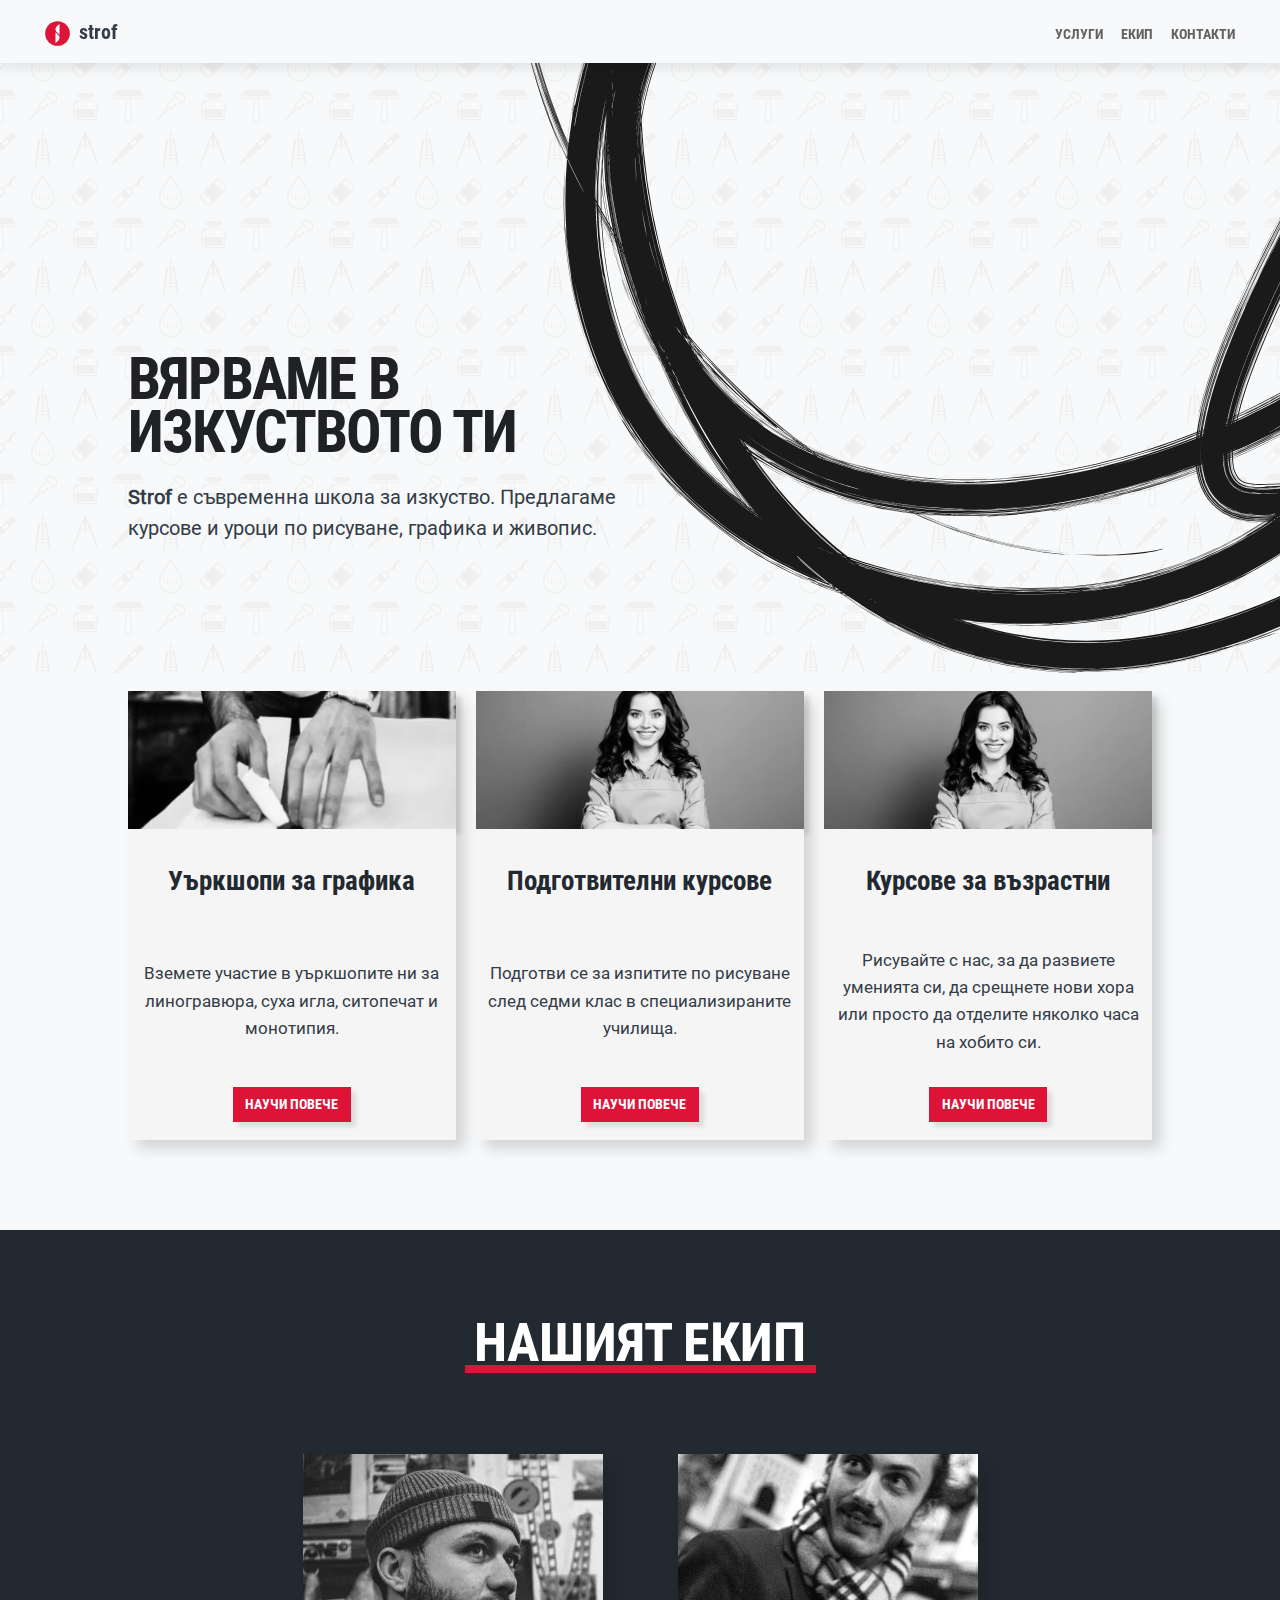
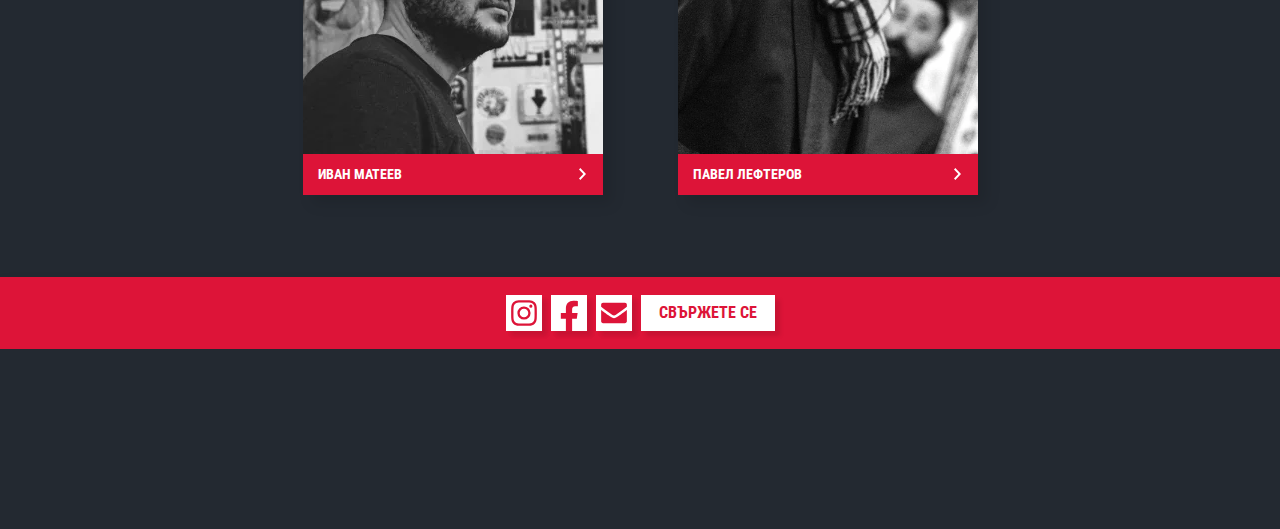
<file: index.html>
<!DOCTYPE html>
<html lang="bg" dir="ltr">
  <head>
    <meta charset="utf-8" name="viewport" content="width=device-width, initial-scale=1">
    <meta name="description" content="Strof е съвременна школа за изкуство. Предлагаме курсове и уроци по рисуване, графика и живопис."/>
    <meta name="keywords" content="уроци, курсове, уъркшоп, рисуване, софия, графика, живопис, уроци по рисуване, курсове по рисуване, линогравюра, суха игла, ситопечат"/>
    <meta name="application-name" content="Strof">
    <link rel="canonical" href="https://strof.co">
    <title>strof | Школа за изкуство</title>

    <link rel="apple-touch-icon" sizes="180x180" href="/apple-touch-icon.png">
    <link rel="icon" type="image/png" sizes="32x32" href="/favicon-32x32.png">
    <link rel="icon" type="image/png" sizes="16x16" href="/favicon-16x16.png">
    <link rel="manifest" href="/site.webmanifest">
    <link rel="mask-icon" href="/safari-pinned-tab.svg" color="#dd1438">
    <meta name="msapplication-TileColor" content="#f5f5f5">
    <meta name="theme-color" content="#f5f5f5">

    <link rel="stylesheet" href="css/min.css">
  </head>

<body>
  <header>
    <nav class="nav">
      <a href="/" class="home" class="active">
        <picture>
          <!-- <source srcset="media/logoCircle1080.svg" media="(min-width: 701px)">
          <source srcset="media/logoCircleNT.svg" media="(max-width: 700px)"> -->
          <img src="media/logoCircleNT.svg" alt="home" height="25x">
        </picture>
        <p id="type">strof<p>
      </a>
      <div class="spacer"></div>
      <a href="logo.html" class="inactive">Услуги</a>
      <a href="team.html" class="inactive">Екип</a>
      <a href="#" class="inactive">Контакти</a>
    </nav>
  </header>

  <section class="mainScreen">
    <div class="welcomeContent">
      <div class="logoHolder">
        <svg id="logo" <svg width="233" height="233" version="1.1" viewBox="0 0 61.648 61.648">
          <circle id="logoBackgroud" cx="30.824" cy="30.824" r="30.427" fill="#DD1438"/>
          <path id="inner" d="m35.734 6.7189-7.4678 7.4678c-3.3378 3.3378-3.3378 8.741 0 12.079l7.4678 7.4678zm-9.8242 21.183 0.01291 27.027 7.4548-7.4548c3.3508-3.3508 3.3378-8.7663 0-12.104z" fill="#fff" stroke-width=".18367"/>
        </svg>
        <style media="screen">
          #logoBackgroud {
          fill: transparent;
          stroke-width: .5;
          stroke: transparent;
          stroke-dasharray: 192px;
          transform-origin: 50% 50%;
          animation: circleAnim 1.2s ease-in-out forwards;
          animation-delay: .4s;


          }
          #inner {
          fill: transparent;
          stroke: transparent;
          stroke-width: .5;
          stroke-dasharray: 63px;
          animation: inAnim 1.6s ease-out forwards;
          }
          @keyframes circleAnim {
            0% {
              stroke-dashoffset: 182px;
              stroke: transparent;
              fill: transparent;
              transform: rotate(0deg);
            }
            50% {
              stroke: gray;
              stroke-dashoffset: 0px;
              fill: transparent;
              transform: rotate(90deg)
            }
            100% {
              stroke: transparent;
              fill: #DD1438;
            }
          }
          @keyframes inAnim {
            0% {
              stroke-dashoffset: 63px;
              stroke: transparent;
              fill: transparent;
            }
            50% {
              stroke: gray;
              stroke-dashoffset: 0px;
              fill: transparent;
            }
            100% {
              stroke: transparent;
              fill: white;
            }
          }
        </style>

        <!-- <img src="media/logoCircleNT.svg" alt="logo" id="logo"> -->
        <!-- <span>strof.co</span> -->
        <style>
          .logoHolder span {
            font-family: "roboto-webfont", Helvetica, Arial, sans-serif;
            font-size: 1.6rem;
            color: transparent;
            animation: 1s textAnim forwards;
            animation-delay: 1.5s;
          }
          @keyframes textAnim {
            to {
              color: #72869E;
            }
          }
        </style>
      </div>
      <div class="sloganAndDesc">
        <h1>Вярваме в<br>изкуството ти</h1>
        <p id="test1"><strong>Strof</strong> е съвременна школа за изкуство. Предлагаме курсове и уроци по рисуване, графика и живопис.</p>
      </div>
      <style media="screen">

        h1 {
          font-family: "roboto-webfont", Arial, sans-serif;
          /* padding: 0; */
          /* margin: 0; */
          margin-top: 5vh;
          /* font-size: 2rem; */
          line-height: .9;
          /* text-align: center; */
          color: #202124;
        }
        h1 span {
          display: block;
          padding: 0;
          margin: auto;
        }

        @keyframes sloganAnim {
          to {
            color: #232931;
          }
        }
      </style>
    </div>
  </section>


  <section class="services">

    <div class="serviceBox" class="item1">
      <div class="map" id="firstImage"></div>
      <div class="serviceInfo">
        <h2>Уъркшопи за графика</h2>
        <p>Вземете участие в уъркшопите ни за линогравюра, суха игла, ситопечат и монотипия.</p>
        <a href="#"><button type="button" name="button">НАУЧИ ПОВЕЧЕ</button></a>
      </div>
      <!-- <div class="serviceCTA">
        <h3>НАУЧИ ПОВЕЧЕ</h3>
      </div> -->
    </div>
    <hr>
    <div class="serviceBox" class="item2">
      <div class="map" id="secondImage"></div>
      <div class="serviceInfo">
        <h2>Подготвителни курсове</h2>
        <p>Подготви се за изпитите по рисуване след седми клас в специализираните училища.</p>
        <a href="#"><button type="button" name="button">НАУЧИ ПОВЕЧЕ</button></a>
      </div>
      <!-- <div class="serviceCTA">
        <h3>НАУЧИ ПОВЕЧЕ</h3>
      </div> -->
    </div>
    <hr>
    <div class="serviceBox" class="item3">
      <div class="map" id="thirdImage"></div>
      <div class="serviceInfo">
        <h2>Курсове за възрастни</h2>
        <p>Рисувайте с нас, за да развиете уменията си, да срещнете нови хора или просто да отделите няколко часа на хобито си.</p>
        <a href="#"><button type="button" name="button">НАУЧИ ПОВЕЧЕ</button></a>
      </div>
      <!-- <div class="serviceCTA">
        <h3>НАУЧИ ПОВЕЧЕ</h3>
      </div> -->
    </div>

  </section>

  <section class="teamSection">
    <!-- <img class="divider" src="media/sectionTrans2.svg" alt=""> -->
    <h2 class="teamCaption">Нашият Екип</h2>
    <div class="team">
      <a href="team.html#IvanMateev">
        <div class="teamMember">
          <picture>
            <source srcset="media/mateevSmall.webp" media="all" type="image/webp">
            <source srcset="media/mateevSmall.jpg">
            <img src="media/mateevSmall.jpg" alt="Иван Матеев">
          </picture>
          <div class="teamMemberName">
            <h3>ИВАН МАТЕЕВ</h3>
          </div>
          <div class="more">
            <img src="media/chevronRight.svg" alt=">">
          </div>
        </div>
      </a>

      <a href="team.html#PavelLefterov">
        <div class="teamMember">
          <picture>
            <source srcset="media/pavelSmall.webp"media="all" type="image/webp">
            <source srcset="media/pavelSmall.jpg">
            <img src="media/pavelSmall.jpg" alt="Павел Лефтеров">
          </picture>
          <div class="teamMemberName">
            <h3>ПАВЕЛ ЛЕФТЕРОВ</h3>
          </div>
          <div class="more">
            <img src="media/chevronRight.svg" alt=">">
          </div>
        </div>
      </a>


    </div>
  </section>
  <section class="contact">
    <div class="social">
      <a class="socialIcon" rel="noopener" target="_blank" href="https://www.instagram.com/strof.co/"><img class="socialIcon"  src="media/instagram.svg" alt="Instagram Icon"></a>
      <a class="socialIcon" href="#"><img class="socialIcon" src="media/facebook.svg" alt="Facebook Icon"></a>
      <a class="socialIcon" href="#"><img class="socialIcon" src="media/mail.svg" alt="Email Icon"></a>
      <button type="button" class="buttonWhite" name="button">Свържете се</button>
    </div>
  </section>
  <footer>
    <!-- Matomo -->
    <!-- <script type="text/javascript">
      var _paq = window._paq || [];
      /* tracker methods like "setCustomDimension" should be called before "trackPageView" */
      _paq.push(["setCookieDomain", "*.strof.shop"]);
      _paq.push(['trackPageView']);
      _paq.push(['enableLinkTracking']);
      (function() {
        var u="//conspect.cf/matomo/";
        _paq.push(['setTrackerUrl', u+'matomo.php']);
        _paq.push(['setSiteId', '2']);
        var d=document, g=d.createElement('script'), s=d.getElementsByTagName('script')[0];
        g.type='text/javascript'; g.async=true; g.defer=true; g.src=u+'matomo.js'; s.parentNode.insertBefore(g,s);
      })();
    </script> -->
    <!-- End Matomo Code -->

  </footer>


</body>
</html>
</file>
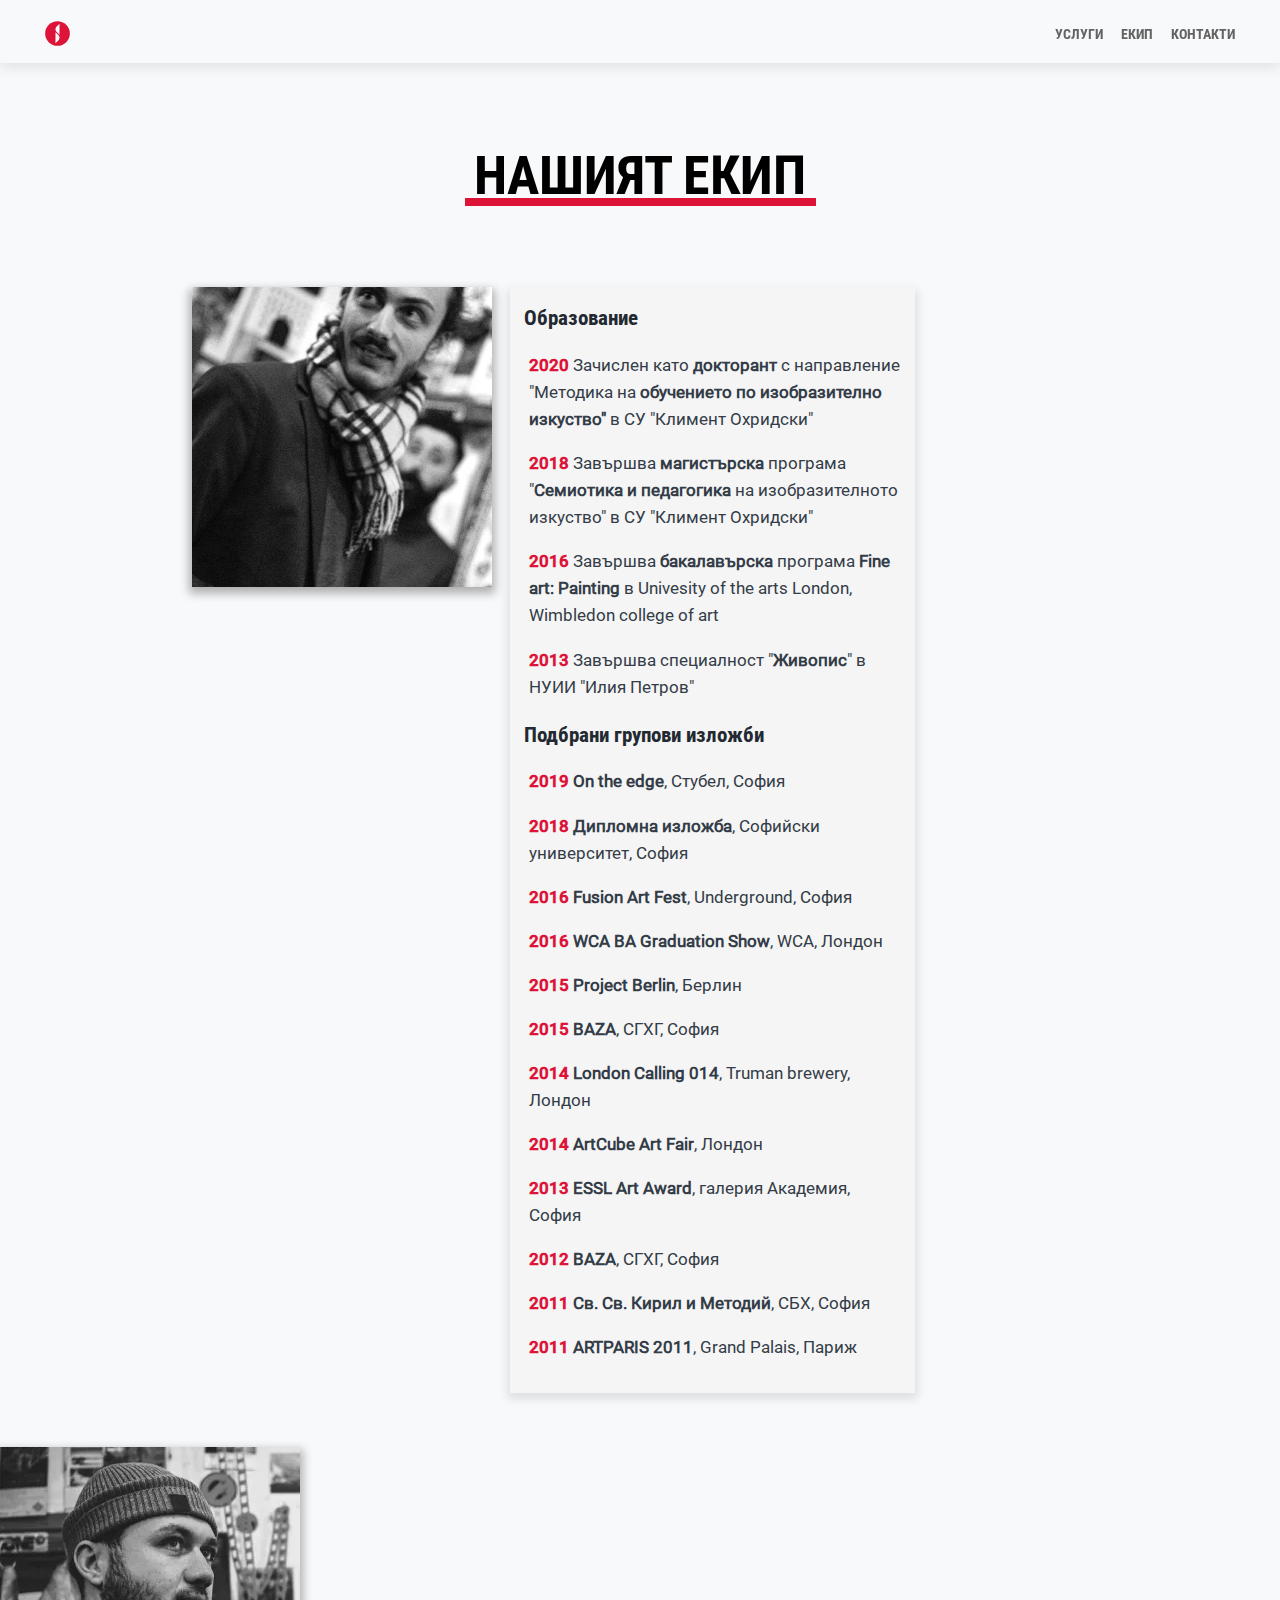
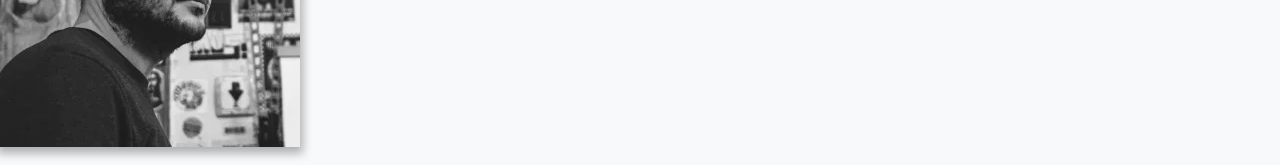
<file: team.html>
<!DOCTYPE html>
<html lang="bg" dir="ltr">
  <head>
    <meta charset="utf-8" name="viewport" content="width=device-width, initial-scale=1">
    <meta name="description" content="Strof е съвременна школа за изкуство. Предлагаме курсове и уроци по рисуване, графика и живопис."/>
    <meta name="keywords" content="уроци, курсове, уъркшоп, рисуване, графика, живопис, уроци по рисуване, курсове по рисуване, линогравюра, суха игла, ситопечат"/>
    <meta name="application-name" content="Strof">
    <title>strof | Екип</title>

    <link rel="apple-touch-icon" sizes="180x180" href="/apple-touch-icon.png">
    <link rel="icon" type="image/png" sizes="32x32" href="/favicon-32x32.png">
    <link rel="icon" type="image/png" sizes="16x16" href="/favicon-16x16.png">
    <link rel="manifest" href="/site.webmanifest">
    <link rel="mask-icon" href="/safari-pinned-tab.svg" color="#dd1438">
    <meta name="msapplication-TileColor" content="#f5f5f5">
    <meta name="theme-color" content="#f5f5f5">

    <link rel="stylesheet" href="css/min.css">
  </head>
  <body>
    <header>
      <nav class="nav">
        <a href="/" class="home" class="active">
          <img src="media/logoCircleNT.svg" alt="home" height="25x">
        </a>
        <div class="spacer"></div>
        <a href="logo.html" class="inactive">Услуги</a>
        <a href="team.html" class="inactive">Екип</a>
        <a href="#" class="inactive">Контакти</a>
      </nav>
    </header>
    <section class="teamPage">
      <h1 class="teamCaptionDark">Нашият Екип</h1>
      <div class="team">
        <a href="#" id="PavelLefterov"></a>
        <div class="teamMember">
          <picture>
            <source srcset="media/pavelSmall.webp" media="all" type="image/webp">
            <source srcset="media/pavelSmall.jpg">
            <img src="media/pavelSmall.jpg" alt="Павел Лефтеров">
          </picture>
          <div class="teamMemberName">
            <h2>ПАВЕЛ ЛЕФТЕРОВ</h2>
          </div>
          <div class="teamDescript">
            <div class="cv">
              <h3>Образование</h3>
              <p>
                <strong class="year">2020</strong> Зачислен като <strong>докторант</strong> с направление "Методика на <strong>обучението по изобразително изкуство"</strong> в СУ "Климент Охридски"
                </p>
                <p>
                <strong class="year">2018</strong> Завършва <strong>магистърска</strong> програма "<strong>Семиотика и педагогика</strong> на изобразителното изкуство" в СУ "Климент Охридски"
                </p>
                <p>
                <strong class="year">2016</strong> Завършва <strong>бакалавърска</strong> програма <strong>Fine art: Painting</strong> в Univesity of the arts London, Wimbledon college of art
                </p>
                <p>
                <strong class="year">2013</strong> Завършва специалност "<strong>Живопис</strong>" в НУИИ "Илия Петров"</p>
                </p>
                <p>
                <h3>Подбрани групови изложби</h3>
                <p><strong class="year">2019</strong> <strong>On the edge</strong>, Стубел, София
                </p>
                <p>
                <strong class="year">2018</strong> <strong>Дипломна изложба</strong>, Софийски университет, София
                </p>
                <p>
                <strong class="year">2016</strong> <strong>Fusion Art Fest</strong>, Underground, София
                </p>
                <p>
                <strong class="year">2016</strong> <strong>WCA BA Graduation Show</strong>, WCA, Лондон
                </p>
              <p>
                <strong class="year">2015</strong> <strong>Project Berlin</strong>, Берлин
                </p>
                <p>
                <strong class="year">2015</strong> <strong>BAZA</strong>, СГХГ, София
                </p>
                <p>
                <strong class="year">2014</strong> <strong>London Calling 014</strong>, Truman brewery, Лондон
                </p>
                <p>
                <strong class="year">2014</strong> <strong>ArtCube Art Fair</strong>, Лондон
                </p>
                <p>
                <strong class="year">2013</strong> <strong>ESSL Art Award</strong>, галерия Академия, София
                </p>
                <p>
                <strong class="year">2012</strong> <strong>BAZA</strong>, СГХГ, София
                </p>
                <p>
                <strong class="year">2011</strong> <strong>Св. Св. Кирил и Методий</strong>, СБХ, София
                </p>
                <p>
                <strong class="year">2011</strong> <strong>ARTPARIS 2011</strong>, Grand Palais, Париж</p>
              </p>
            </div>
          </div>
        </div>

      </div>
      <div class="teamMember" id="IvanMateev">
        <picture>
          <source srcset="media/mateevSmall.webp" media="all" type="image/webp">
          <source srcset="media/mateevSmall.jpg">
          <img src="media/mateevSmall.jpg" alt="Иван Матеев">
        </picture>
        <div class="teamMemberName">
          <h2 >ИВАН МАТЕЕВ</h2>
        </div>
      </div>
      <style media="screen">
        .teamPage {
          padding-top: 12vh;
        }
        .teamCaptionDark {
          color: gray;
          font-family: "roboto-webfont", Arial, sans-serif;
          text-align: center;
          /* font-size: 1.8rem; */
          color: black;
          text-transform: uppercase;
          margin-top: 5vh;
          margin-bottom: 7vh;
        }
        @media (min-width: 700px) {
          .team {
            max-width: 1100px;
          }
          .teamMember {
            display: grid;
            grid-template-columns: 300px auto;
            grid-gap: 1rem;
            width: 100%;
            box-shadow: none;
          }
          .teamMember img {
            box-shadow: 0rem .25rem .5rem .15rem rgba(0, 0, 0, .3);
          }
          .teamDescript {
            grid-column: 2/3;
            max-width: 45ch;
            grid-row-start: 1;
            /* border: 1px solid lightgrey; */
            box-shadow: 0rem .25rem .5rem .15rem rgba(0, 0, 0, .1);

          }
          .teamDescript p {
            padding-left: .25rem;
          }
          .teamMemberName {
            display: none;
          }
        }
      </style>
    </section>
  </body>
</html>
</file>
<file: css/min.css>
*,*:before,*:after{box-sizing:border-box}html{font-size:18px;overflow-x:hidden}@font-face{font-family:'roboto';src:url('../fonts/robotoRegular.ttf') format('truetype');font-weight:normal;font-style:normal}@font-face{font-family:"roboto-webfont";src:url('../fonts/robotoCondensed.ttf') format('truetype')}@font-face{font-family:"roboto-bold";src:url('../fonts/robotoBold.ttf') format('truetype')}body{font-size:1.5em;font-weight:500;line-height:1.6;margin:0;overflow-x:hidden;background-color:#F8F9FA}section{margin:0}button{cursor:pointer;border:none;font-family:"roboto-webfont",Arial,sans-serif;font-weight:600}img{object-fit:cover}h1{font-family:"roboto-webfont",Arial,sans-serif;padding:0;margin:0;font-size:2.25rem;line-height:1;letter-spacing:-.1rem;text-align:left;color:#232931;padding-left:1rem;text-transform:uppercase}h2{padding:0;margin:0;line-height:normal;font-family:"roboto-webfont",Helvetica,Arial,sans-serif;font-size:1.5rem;line-height:1.8rem;color:#232931;margin-bottom:1rem}h3{font-family:"roboto-webfont",Helvetica,Arial,sans-serif;margin:0;padding:0;color:#232931}p{font-family:"roboto",Helvetica,Arial,sans-serif;color:#333C47;font-weight:400;font-size:.95rem}a{text-decoration:none}.year{color:#DD1438;font-family:"roboto-bold";font-weight:600}.cvSpacer{height:5rem}.cv p{line-height:1.5rem}strong{}.nav{display:flex;justify-content:center;align-items:center;box-shadow:0rem .3rem .75rem rgba(0,0,0,.1);height:7vh;padding-top:1.5vh;padding-bottom:1vh;position:fixed;width:100%;background-color:#F8F9FA;z-index:5}.home{display:flex;flex-direction:row;align-items:center;justify-content:center;margin-top:-.2rem;margin-right:auto;margin-left:auto}.home picture{line-height:0}.inactive::after{content:'';position:relative;display:block;width:0%;height:.1rem;background-color:dimgray;margin:-0.1rem auto;transition:width .2s ease-in-out}.inactive{transition:color .2s ease-in-out}.inactive:hover{color:#232931}.inactive:hover::after{content:'';position:relative;display:block;width:100%;height:.1rem;background-color:dimgray;margin:-0.1rem auto}.nav a{align-self:center;text-transform:uppercase;font-family:"roboto-webfont",Helvetica,Arial,sans-serif;color:#636363;font-size:.8rem;margin:0 .5rem}#type{text-transform:lowercase;margin-left:.5rem;margin-bottom:1.2rem;font-family:"roboto-webfont";font-size:1.1rem}@media (max-width:700px){#type{display:none;margin:0}}.mainScreen{padding:5vw 0;background-image:url("../media/inkHero.svg"),url("../media/iconGrid.svg");background-repeat:no-repeat,repeat;background-position:right center,center top;background-size:cover,30%;z-index:1;padding-bottom:3rem;max-height:100vh;*/}.welcomeContent{text-align:center;width:100%;padding-top:7vh;display:flex;flex-direction:column;justify-content:space-between;align-content:center;padding-bottom:10vh}.welcomeContent p{width:80%;margin:0 auto;font-size:1rem;margin-top:3rem}#test1 span{text-decoration:underline}#logo{display:block;object-fit:contain;height:10rem;width:10rem;margin:0 0;padding-left:1rem;margin-right:auto}#logo svg{align-self:flex-start}.logoHolder span{}@media (min-width:700px){h1{text-align:left;font-size:3.25rem;text-transform:uppercase;padding-left:0}#test1{font-size:1.1rem;margin:0;width:75%;margin-top:1.3rem}#logo{width:100%;max-height:40vh;padding-left:0}.mainScreen{padding:5vw 0;background-image:url("../media/inkHero.svg"),url("../media/iconGrid.svg");background-repeat:no-repeat,repeat;background-position:right bottom,center top;background-size:contain,10%;z-index:1;max-height:100vh}.welcomeContent{display:grid;grid-template-columns:2fr 1fr;width:90%;max-width:1500px;padding:5%;margin-left:auto;margin-right:auto;justify-content:left}hr{visibility:hidden}.sloganAndDesc{grid-column:1/2;grid-row:2/3;text-align:left;display:flex;flex-direction:column}.logoHolder{grid-column:1/2;grid-row:1/2;align-self:left}.logoHolder svg{margin-right:auto}.logoHolder{margin-right:auto}.logoHolder span{display:none}}@media (min-width:1400px){.mainScreen{padding:5vw 0;background-image:url("../media/inkHero.svg"),url("../media/iconGrid.svg");background-repeat:no-repeat,repeat;background-position:right bottom,center top;background-size:contain,10%;z-index:1;min-height:100vh}html{font-size:21px}#logo{margin-top:20vh}}.services{font-size:1rem;padding:5%;padding-top:1rem;padding-bottom:10vh;color:#3d3d3d;display:flex;flex-direction:column;background-color:transparent}.serviceBox h2{font-family:"roboto-webfont",Arial,sans-serif;margin:1rem 0;margin-top:2rem;text-align:left;color:#232931}.serviceBox p{padding:0;margin:0;margin-bottom:1rem;text-align:left}.serviceBox button{padding:.5rem .7rem;color:white;background-color:#DD1438;margin-bottom:0;font-size:.8rem;border-radius:0;box-shadow:.25rem .25rem .25rem rgba(0,0,0,.1)}.serviceBox{margin-top:9vh;background-color:#F8F9FA}.serviceBox:last-child{padding-bottom:7vh}.serviceInfo{width 100%}.map{height:150px;width:100%;display:block;box-shadow:.25rem .25rem .25rem rgba(0,0,0,.1)}#firstImage{background-image:url("../media/goranHands.webp");background-size:cover;background-position:center}#secondImage{background-image:url("../media/apronGirl.webp");background-size:cover;background-position:center}#thirdImage{background-image:url("../media/apronGirl.webp");background-size:cover;background-position:top}.spacer{margin:auto 0}@media (min-width:700px){.services{margin-left:auto;margin-right:auto;width:90%;max-width:1500px;display:flex;flex-direction:row}.serviceBox{margin-top:0;text-align:center;flex:1;display:flex;flex-direction:column;align-items:stretch;justify-content:space-between;box-shadow:.5rem .5rem .75rem rgba(0,0,0,.15);max-width:32%}.serviceBox:last-child{padding-bottom:0}.serviceBox::after{display:none}.serviceBox button{margin-bottom:1rem}.serviceInfo{display:flex;flex-direction:column;justify-content:space-between;margin:0;height:100%;background-color:#F5F5F5}.serviceInfo p{text-align:center;width:95%;margin:0 auto}.serviceInfo h2{text-align:center}.serviceCTA{display:none}.spacer{margin:0 auto}nav{padding-left:2rem;padding-right:2rem}.map{height:200px}}.teamSection{margin:0 0;background-color:#232931;padding:5%;padding-top:10vh}.team{display:flex;flex-direction:column}.teamCaption,.teamCaptionDark{font-family:"roboto-webfont",Arial,sans-serif;text-align:center;font-size:1.8rem;color:white;text-transform:uppercase;margin-bottom:7vh;letter-spacing:normal}.teamCaption::after,.teamCaptionDark::after{content:'';width:13ch;height:.45rem;background-color:#DD1438;display:block;margin:0 auto}.divider{object-fit:contain;width:105%;overflow-x:hidden;background:#F8F9FA;margin-bottom:-5px;display:none}.teamMember{font-size:1rem;box-shadow:.5rem .5rem .75rem rgba(0,0,0,.1);display:grid;grid-template-columns:1fr 1fr;margin:1rem auto;width:300px}.teamMemberName h3,.teamMemberName h2{padding:.5rem 0;margin:0;font-size:.8rem;font-family:"roboto-webfont",Arial,sans-serif;text-align:left;margin-left:5%;color:white;line-height:1.6}.teamMember picture,.teamMember img{object-fit:cover;grid-area:1 / 1 / 3 / 3;width:300px;height:300px}.teamMemberName{background-color:#DD1438;grid-column-start:1;grid-column-end:3;grid-row-start:3}.more{grid-column-start:2;grid-column-end:3;grid-row-start:3;grid-row-end:4;align-self:center;justify-self:end;margin-right:.5rem;display:flex;animation:.5s cubic-bezier(.55,.06,.68,.19) chevronAnim alternate;animation-iteration-count:infinite}.more img{object-fit:scale-down;height:2rem;width:auto}@keyframes chevronAnim{from{margin-right:.5rem}to{margin-right:1rem}}@media (min-width:700px){.team{flex-direction:row;width:70%;margin-left:auto;margin-right:auto;justify-content:space-around;max-width:750px}.teamCaption,.teamCaptionDark{font-size:3rem;line-height:2.5rem}}.teamDescript{padding:.8rem;background-color:#F5F5F5;grid-column:1/3}.contact{background-color:#DD1438;padding:1rem;box-shadow:0rem .5rem .75rem rgba(0,0,0,.15)}.social{display:flex;justify-content:center;align-content:center}.socialIcon{height:2rem;width:2rem;margin:0 0.25rem;cursor:pointer;box-shadow:.25rem .25rem .25rem rgba(0,0,0,.05)}.socialIcon:first-child{margin-left:0}.buttonWhite{display:block;padding:0 1rem;color:#DD1438;background-color:white;font-size:.9rem;margin-left:.25rem;text-transform:uppercase;height:2rem;box-shadow:.25rem .25rem .25rem rgba(0,0,0,.1);border-radius:0}footer{margin-top:0;background-color:#232931;height:20vh}
</file>
